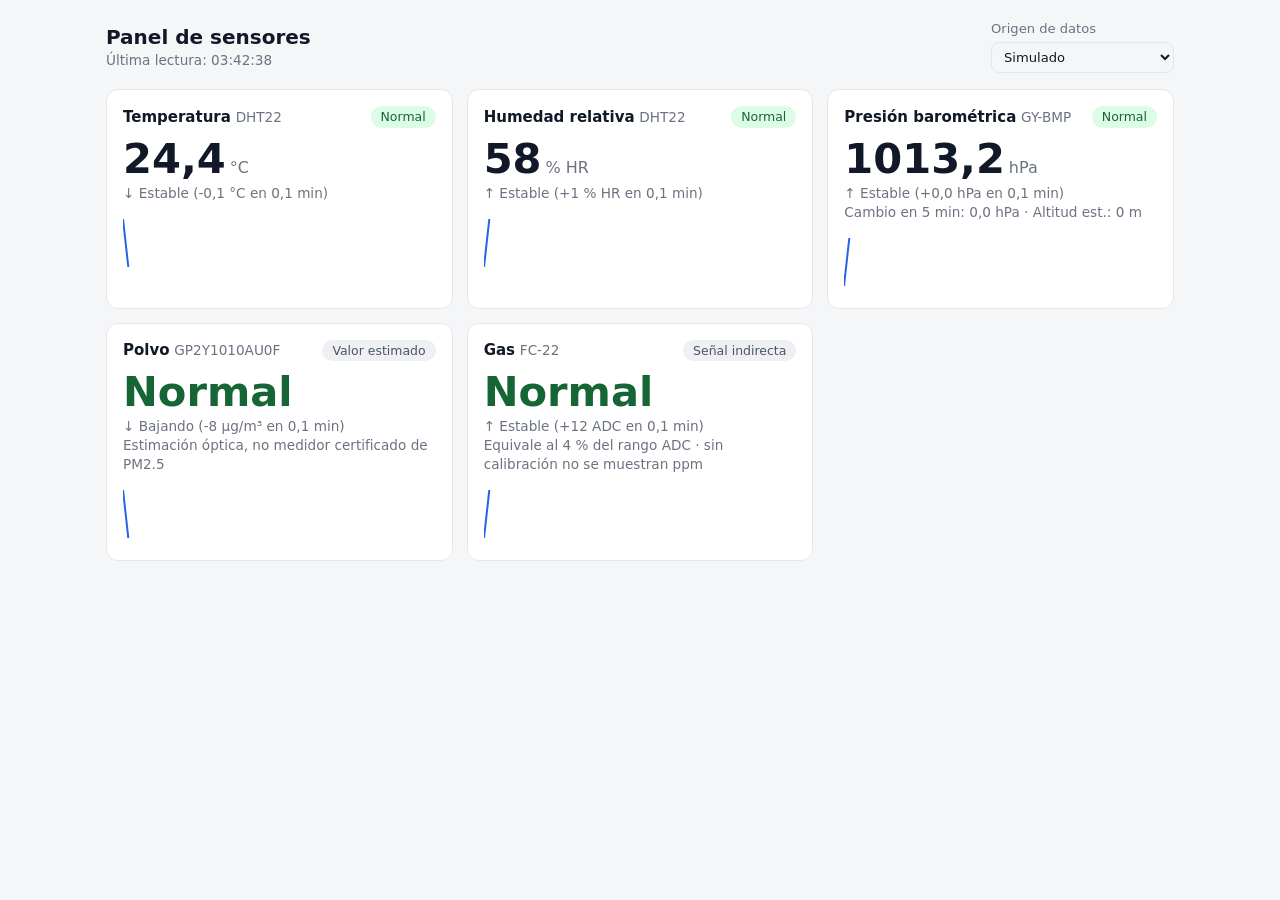
<file: web_navathon/index.html>
<!DOCTYPE html>
<html lang="es">
<head>
  <meta charset="utf-8">
  <meta name="viewport" content="width=device-width, initial-scale=1, viewport-fit=cover">
  <title>Panel de sensores</title>
  <link rel="stylesheet" href="styles.css">
</head>
<body>
  <main>
    <header>
      <div>
        <h1>Panel de sensores</h1>
        <div class="muted" id="hora">Esperando datos…</div>
      </div>
      <label>
        Origen de datos
        <select id="modo">
          <option value="sim">Simulado</option>
          <option value="man">Manual (temperatura)</option>
          <option value="url">URL (JSON)</option>
        </select>
      </label>
    </header>

    <div class="grid" id="grid"></div>

    <section class="opciones" id="bloqueMan" hidden>
      <h3>Temperatura actual</h3>
      <p class="muted">Los demás sensores siguen simulados. Vacío = sin datos.</p>
      <label>
        Temperatura (°C)
        <input type="number" step="any" id="m-temp">
      </label>
    </section>

    <section class="opciones" id="bloqueUrl" hidden>
      <h3>URL del dispositivo</h3>
      <p class="muted">Debe devolver JSON como {"temp":24.6,"hum":58,"pres":1013.2,"dust":40,"gas":150}. Polvo en µg/m³, gas en ADC (0–4095).</p>
      <label>
        URL
        <input id="url" placeholder="http://192.168.1.50/datos">
      </label>
    </section>
  </main>

  <script src="config.js"></script>
  <script src="app.js"></script>
</body>
</html>
</file>
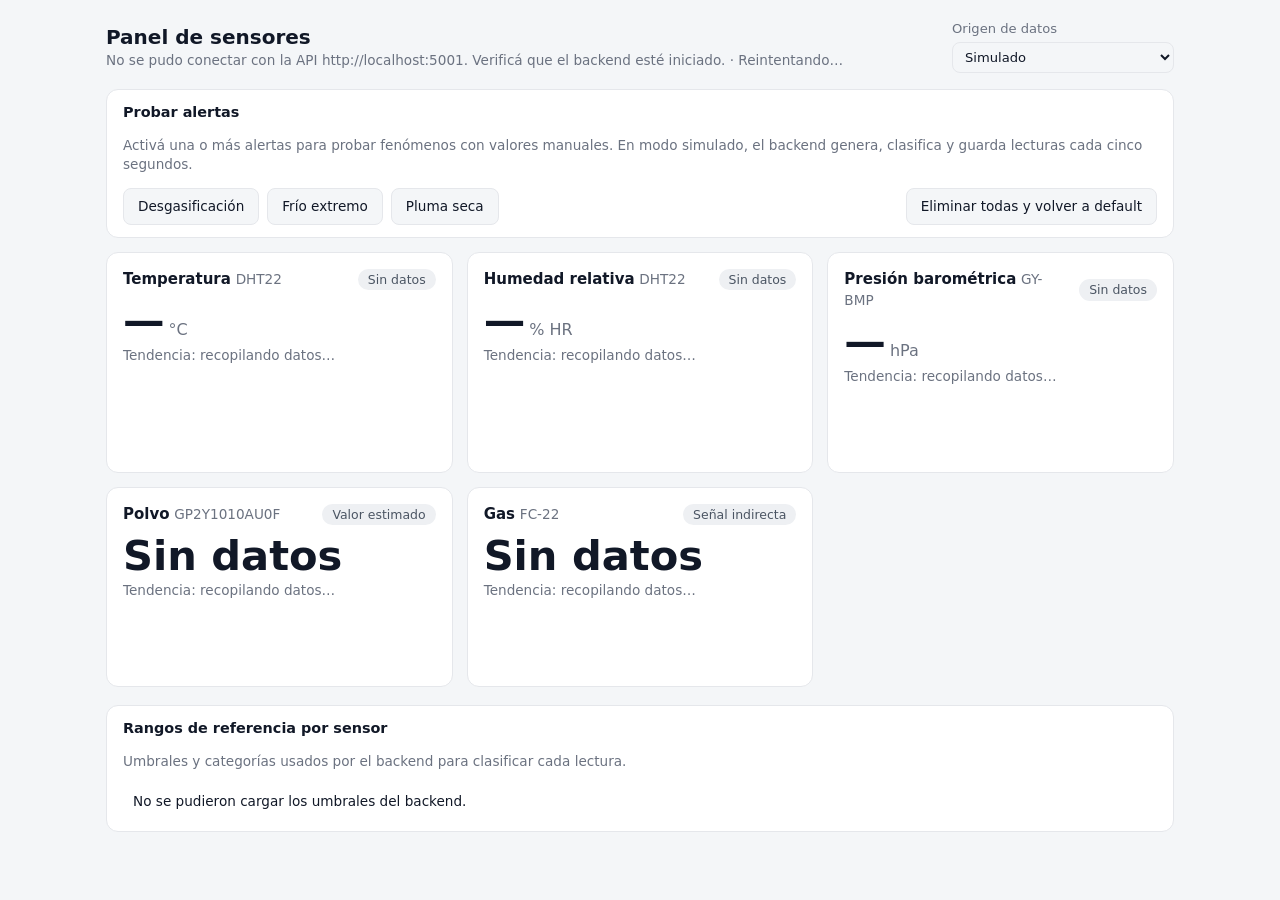
<file: frontend/web_navathon/index.html>
<!DOCTYPE html>
<html lang="es">
<head>
  <meta charset="utf-8">
  <meta name="viewport" content="width=device-width, initial-scale=1, viewport-fit=cover">
  <title>Panel de sensores</title>
  <link rel="stylesheet" href="styles.css">
</head>
<body>
  <main>
    <header>
      <div>
        <h1>Panel de sensores</h1>
        <div class="muted" id="hora">Esperando datos…</div>
      </div>
      <label>
        Origen de datos
        <select id="modo">
          <option value="sim">Simulado</option>
          <option value="man">Manual (todos los sensores)</option>
          <option value="esp">ESP32 (esperando datos)</option>
        </select>
      </label>
    </header>

    <section class="simulador">
      <h3>Probar alertas</h3>
      <p class="muted">Activá una o más alertas para probar fenómenos con valores manuales. En modo simulado, el backend genera, clasifica y guarda lecturas cada cinco segundos.</p>
      <div class="botones">
        <button type="button" class="btn-reset" id="btn-reset">Eliminar todas y volver a default</button>
      </div>
      <div class="aviso" id="aviso-alertas" role="status" hidden></div>
    </section>

    <section class="alertas" id="alertas" aria-live="polite" hidden></section>

    <div class="grid" id="grid"></div>

    <section class="umbrales">
      <h3>Rangos de referencia por sensor</h3>
      <p class="muted">Umbrales y categorías usados por el backend para clasificar cada lectura.</p>
      <div class="tabla-scroll">
        <table id="tabla-umbrales"></table>
      </div>
    </section>

    <section class="opciones" id="bloqueMan" hidden>
      <h3>Valores manuales</h3>
      <p class="muted">Ingresá el valor de cada sensor. Vacío = sin datos.</p>
      <div class="campos">
        <label>Temperatura (°C)<input type="number" step="any" id="m-temp"></label>
        <label>Humedad (% HR)<input type="number" step="any" id="m-hum"></label>
        <label>Presión (hPa)<input type="number" step="any" id="m-pres"></label>
        <label>Polvo (µg/m³)<input type="number" step="any" id="m-dust"></label>
        <label>Gas (ADC, 0–4095)<input type="number" step="any" id="m-gas"></label>
      </div>
      <div class="muted" id="estadoManual" role="status" aria-live="polite"></div>
    </section>

    <p class="muted" id="estadoEsp" hidden>Esperando mediciones del ESP32. El dispositivo debe enviar POST a <code>/api/v1/sensores</code>.</p>
  </main>

  <script src="config.js"></script>
  <script src="efectos.js"></script>
  <script src="app.js"></script>
</body>
</html>
</file>
<file: web_navathon/styles.css>
:root {
  --bg: #f4f6f8;
  --card: #fff;
  --text: #111827;
  --muted: #6b7280;
  --line: #e5e7eb;
  --accent: #2563eb;
  --okb: #dcfce7;
  --okf: #166534;
  --warnb: #fef3c7;
  --warnf: #92400e;
  --badb: #fee2e2;
  --badf: #991b1b;
  --muteb: #eef0f3;
  --mutef: #4b5563;

  box-sizing: border-box;
  padding-top: env(safe-area-inset-top, 0px);
  padding-bottom: env(safe-area-inset-bottom, 0px);
}

@media (prefers-color-scheme: dark) {
  :root:not([data-theme="light"]) {
    --bg: #0f1317;
    --card: #181d23;
    --text: #e8ecf1;
    --muted: #8b95a1;
    --line: #272e36;
    --accent: #5b9bff;
    --okb: #12301e;
    --okf: #86efac;
    --warnb: #3a2c0b;
    --warnf: #fcd34d;
    --badb: #3d1717;
    --badf: #fca5a5;
    --muteb: #232a32;
    --mutef: #a0aab5;
  }
}

:root[data-theme="dark"] {
  --bg: #0f1317;
  --card: #181d23;
  --text: #e8ecf1;
  --muted: #8b95a1;
  --line: #272e36;
  --accent: #5b9bff;
  --okb: #12301e;
  --okf: #86efac;
  --warnb: #3a2c0b;
  --warnf: #fcd34d;
  --badb: #3d1717;
  --badf: #fca5a5;
  --muteb: #232a32;
  --mutef: #a0aab5;
}

html {
  scroll-padding-top: env(safe-area-inset-top, 0px);
}

* {
  box-sizing: border-box;
}

body {
  margin: 0;
  background: var(--bg);
  color: var(--text);
  font: 15px/1.4 system-ui, -apple-system, "Segoe UI", Roboto, sans-serif;
}

main {
  max-width: 1100px;
  margin: 0 auto;
  padding: 20px 16px 40px;
}

header {
  display: flex;
  flex-wrap: wrap;
  gap: 12px;
  align-items: center;
  justify-content: space-between;
  margin-bottom: 16px;
}

h1 {
  margin: 0;
  font-size: 1.25rem;
}

h3 {
  margin: 0 0 4px;
  font-size: 0.9rem;
}

[hidden] {
  display: none !important;
}

.muted {
  color: var(--muted);
  font-size: 0.85rem;
}

.grid {
  display: grid;
  grid-template-columns: repeat(auto-fit, minmax(260px, 1fr));
  gap: 14px;
}

.card {
  background: var(--card);
  border: 1px solid var(--line);
  border-radius: 12px;
  padding: 16px;
}

.top {
  display: flex;
  justify-content: space-between;
  align-items: center;
  gap: 8px;
}

.top b {
  font-weight: 600;
}

.badge {
  padding: 2px 10px;
  border-radius: 99px;
  font-size: 0.78rem;
  white-space: nowrap;
  background: var(--bb);
  color: var(--bf);
}

.ok {
  --bb: var(--okb);
  --bf: var(--okf);
}

.warn {
  --bb: var(--warnb);
  --bf: var(--warnf);
}

.bad {
  --bb: var(--badb);
  --bf: var(--badf);
}

.mute {
  --bb: var(--muteb);
  --bf: var(--mutef);
}

.big {
  margin: 8px 0 2px;
  font-size: 2.6rem;
  font-weight: 650;
  line-height: 1.1;
}

.big.ok,
.big.warn,
.big.bad {
  color: var(--bf);
}

.big small {
  margin-left: 4px;
  font-size: 1rem;
  font-weight: 400;
  color: var(--muted);
}

svg {
  display: block;
  width: 100%;
  height: 60px;
  margin-top: 10px;
}

polyline {
  fill: none;
  stroke: var(--accent);
  stroke-width: 2;
  vector-effect: non-scaling-stroke;
}

.opciones {
  max-width: 420px;
  margin-top: 18px;
  padding: 12px 16px;
  background: var(--card);
  border: 1px solid var(--line);
  border-radius: 12px;
}

label {
  display: flex;
  flex-direction: column;
  gap: 4px;
  font-size: 0.82rem;
  color: var(--muted);
}

input,
select {
  min-width: 0;
  padding: 6px 8px;
  font: inherit;
  color: var(--text);
  background: var(--bg);
  border: 1px solid var(--line);
  border-radius: 8px;
}
</file>
<file: frontend/web_navathon/styles.css>
:root {
  --bg: #f4f6f8;
  --card: #fff;
  --text: #111827;
  --muted: #6b7280;
  --line: #e5e7eb;
  --accent: #2563eb;
  --okb: #dcfce7;
  --okf: #166534;
  --warnb: #fef3c7;
  --warnf: #92400e;
  --badb: #fee2e2;
  --badf: #991b1b;
  --muteb: #eef0f3;
  --mutef: #4b5563;

  box-sizing: border-box;
  padding-top: env(safe-area-inset-top, 0px);
  padding-bottom: env(safe-area-inset-bottom, 0px);
}

@media (prefers-color-scheme: dark) {
  :root:not([data-theme="light"]) {
    --bg: #0f1317;
    --card: #181d23;
    --text: #e8ecf1;
    --muted: #8b95a1;
    --line: #272e36;
    --accent: #5b9bff;
    --okb: #12301e;
    --okf: #86efac;
    --warnb: #3a2c0b;
    --warnf: #fcd34d;
    --badb: #3d1717;
    --badf: #fca5a5;
    --muteb: #232a32;
    --mutef: #a0aab5;
  }
}

:root[data-theme="dark"] {
  --bg: #0f1317;
  --card: #181d23;
  --text: #e8ecf1;
  --muted: #8b95a1;
  --line: #272e36;
  --accent: #5b9bff;
  --okb: #12301e;
  --okf: #86efac;
  --warnb: #3a2c0b;
  --warnf: #fcd34d;
  --badb: #3d1717;
  --badf: #fca5a5;
  --muteb: #232a32;
  --mutef: #a0aab5;
}

html {
  scroll-padding-top: env(safe-area-inset-top, 0px);
}

* {
  box-sizing: border-box;
}

body {
  margin: 0;
  background: var(--bg);
  color: var(--text);
  font: 15px/1.4 system-ui, -apple-system, "Segoe UI", Roboto, sans-serif;
}

main {
  max-width: 1100px;
  margin: 0 auto;
  padding: 20px 16px 40px;
}

header {
  display: flex;
  flex-wrap: wrap;
  gap: 12px;
  align-items: center;
  justify-content: space-between;
  margin-bottom: 16px;
}

h1 {
  margin: 0;
  font-size: 1.25rem;
}

h3 {
  margin: 0 0 4px;
  font-size: 0.9rem;
}

[hidden] {
  display: none !important;
}

.muted {
  color: var(--muted);
  font-size: 0.85rem;
}

.grid {
  display: grid;
  grid-template-columns: repeat(auto-fit, minmax(260px, 1fr));
  gap: 14px;
}

.card {
  background: var(--card);
  border: 1px solid var(--line);
  border-radius: 12px;
  padding: 16px;
}

.top {
  display: flex;
  justify-content: space-between;
  align-items: center;
  gap: 8px;
}

.top b {
  font-weight: 600;
}

.badge {
  padding: 2px 10px;
  border-radius: 99px;
  font-size: 0.78rem;
  white-space: nowrap;
  background: var(--bb);
  color: var(--bf);
}

.ok {
  --bb: var(--okb);
  --bf: var(--okf);
}

.warn {
  --bb: var(--warnb);
  --bf: var(--warnf);
}

.bad {
  --bb: var(--badb);
  --bf: var(--badf);
}

.mute {
  --bb: var(--muteb);
  --bf: var(--mutef);
}

.big {
  margin: 8px 0 2px;
  font-size: 2.6rem;
  font-weight: 650;
  line-height: 1.1;
}

.big.ok,
.big.warn,
.big.bad {
  color: var(--bf);
}

.big small {
  margin-left: 4px;
  font-size: 1rem;
  font-weight: 400;
  color: var(--muted);
}

svg {
  display: block;
  width: 100%;
  height: 60px;
  margin-top: 10px;
}

polyline {
  fill: none;
  stroke: var(--accent);
  stroke-width: 2;
  vector-effect: non-scaling-stroke;
}

.opciones {
  max-width: 420px;
  margin-top: 18px;
  padding: 12px 16px;
  background: var(--card);
  border: 1px solid var(--line);
  border-radius: 12px;
}

label {
  display: flex;
  flex-direction: column;
  gap: 4px;
  font-size: 0.82rem;
  color: var(--muted);
}

input,
select {
  min-width: 0;
  padding: 6px 8px;
  font: inherit;
  color: var(--text);
  background: var(--bg);
  border: 1px solid var(--line);
  border-radius: 8px;
}

.alertas {
  display: grid;
  gap: 10px;
  margin-bottom: 14px;
}

.alerta {
  padding: 12px 16px;
  border-radius: 12px;
  border: 1px solid var(--bf);
  background: var(--bb);
  color: var(--bf);
}

.alerta b {
  display: block;
  margin-bottom: 2px;
}

.alerta .estado {
  margin-top: 4px;
  font-size: 0.78rem;
  font-weight: 600;
}

.alerta p {
  margin: 0;
  font-size: 0.88rem;
}

.alerta .datos {
  margin-top: 6px;
  font-size: 0.78rem;
  opacity: 0.85;
}

.campos {
  display: grid;
  grid-template-columns: repeat(auto-fit, minmax(150px, 1fr));
  gap: 10px;
  margin-top: 10px;
}

.umbrales {
  margin-top: 18px;
  padding: 12px 16px;
  background: var(--card);
  border: 1px solid var(--line);
  border-radius: 12px;
}

.tabla-scroll {
  overflow-x: auto;
  margin-top: 8px;
}

table {
  width: 100%;
  border-collapse: collapse;
  font-size: 0.85rem;
}

th,
td {
  padding: 8px 10px;
  text-align: left;
  vertical-align: top;
  border-bottom: 1px solid var(--line);
}

th {
  font-weight: 600;
  white-space: nowrap;
}

td.ok,
td.warn,
td.bad {
  background: var(--bb);
  color: var(--bf);
}

tr:last-child th,
tr:last-child td {
  border-bottom: 0;
}

.simulador {
  margin-bottom: 14px;
  padding: 12px 16px;
  background: var(--card);
  border: 1px solid var(--line);
  border-radius: 12px;
}

.botones {
  display: flex;
  flex-wrap: wrap;
  gap: 8px;
  margin-top: 10px;
}

.botones button {
  padding: 8px 14px;
  font: inherit;
  font-size: 0.85rem;
  color: var(--text);
  background: var(--bg);
  border: 1px solid var(--line);
  border-radius: 8px;
  cursor: pointer;
}

.botones button[aria-pressed="true"] {
  color: #fff;
  background: var(--accent);
  border-color: var(--accent);
}

.botones button:disabled {
  opacity: 0.45;
  cursor: not-allowed;
}

.botones .btn-reset {
  margin-left: auto;
}

.aviso {
  margin-top: 10px;
  padding: 10px 14px;
  border-radius: 8px;
  font-size: 0.85rem;
  background: var(--warnb);
  color: var(--warnf);
}

.aviso p {
  margin: 0;
}

.aviso p + p {
  margin-top: 6px;
}

@property --tint {
  syntax: '<color>';
  inherits: false;
  initial-value: transparent;
}

.card {
  position: relative;
  overflow: hidden;
  isolation: isolate;
}

.card > :not(.fx) {
  position: relative;
  z-index: 1;
}

.fx {
  position: absolute;
  inset: 0;
  pointer-events: none;
}

.fx-back {
  z-index: 0;
  background: linear-gradient(160deg, var(--tint), transparent 72%);
  transition: --tint 1s ease;
}

.fx-front {
  z-index: 2;
}

.fx i {
  position: absolute;
  display: block;
  font-style: normal;
  opacity: 0;
  transition: opacity 0.9s ease;
  will-change: transform;
}

.fx i.on {
  opacity: var(--o, 0.7);
}

.copo {
  top: 0;
  left: var(--x);
  font-size: var(--s);
  line-height: 1;
  color: #60a5fa;
  --o: 0.7;
  animation: caer var(--t) linear var(--d) infinite;
}

@keyframes caer {
  from { transform: translate(0, -24px) rotate(0deg); }
  to   { transform: translate(var(--dx), 300px) rotate(200deg); }
}

.sol {
  position: absolute;
  top: -30px;
  right: -30px;
  width: 76px;
  height: 76px;
  border-radius: 50%;
  background: rgb(var(--sc, 250, 204, 21));
  box-shadow: 0 0 34px 12px rgba(var(--sc, 250, 204, 21), 0.55);
  opacity: var(--so, 0);
  transform: scale(var(--ss, 1));
  transition: opacity 1s ease, transform 1s ease;
}

.sol::before {
  content: '';
  position: absolute;
  inset: -22px;
  border-radius: 50%;
  background: repeating-conic-gradient(rgb(var(--sc, 250, 204, 21)) 0 5deg, transparent 5deg 30deg);
  -webkit-mask: radial-gradient(circle, transparent 60%, #000 64%, transparent 100%);
  mask: radial-gradient(circle, transparent 60%, #000 64%, transparent 100%);
  animation: girar var(--giro, 30s) linear infinite;
}

@keyframes girar {
  to { transform: rotate(360deg); }
}

.fx-back.pulso {
  animation: latido 2.6s ease-in-out infinite;
}

@keyframes latido {
  50% { opacity: 0.55; }
}

.gota {
  top: 0;
  left: var(--x);
  width: 1.5px;
  height: var(--s);
  background: linear-gradient(to bottom, transparent, #38bdf8);
  --o: 0.55;
  animation: llover var(--t) linear var(--d) infinite;
}

@keyframes llover {
  from { transform: translate(0, -20px); }
  to   { transform: translate(var(--dx), 300px); }
}

.niebla {
  position: absolute;
  left: 0;
  right: 0;
  bottom: 0;
  height: 60%;
  background: linear-gradient(to top, rgba(148, 163, 184, 0.55), transparent);
  filter: blur(6px);
  opacity: var(--o, 0);
  transition: opacity 1s ease;
}

.onda {
  right: -50px;
  bottom: -50px;
  width: 110px;
  height: 110px;
  border: 1.5px solid var(--c, var(--accent));
  border-radius: 50%;
  animation: onda var(--vel, 6s) ease-out calc(var(--vel, 6s) * var(--k) * -1) infinite;
}

@keyframes onda {
  from { transform: scale(0.2); opacity: var(--o, 0.18); }
  to   { transform: scale(2.6); opacity: 0; }
}

.nube {
  top: var(--y);
  left: -40%;
  width: 110px;
  height: 30px;
  border-radius: 50%;
  background: rgba(107, 114, 128, 0.55);
  filter: blur(9px);
  --o: 0.5;
  animation: pasar var(--t) linear var(--d) infinite;
}

@keyframes pasar {
  from { transform: translateX(0); }
  to   { transform: translateX(520px); }
}

.mota {
  left: var(--x);
  top: var(--y);
  width: var(--s);
  height: var(--s);
  border-radius: 50%;
  background: #a8865a;
  --o: 0.55;
  animation: flotar var(--t) ease-in-out var(--d) infinite alternate;
}

@keyframes flotar {
  from { transform: translate(0, 0); }
  to   { transform: translate(var(--dx), var(--dy)); }
}

.bruma {
  position: absolute;
  inset: 0;
  background: radial-gradient(ellipse at 50% 60%, rgba(176, 138, 92, 0.55), rgba(176, 138, 92, 0.25));
  opacity: calc(var(--n, 0) * 0.35);
  -webkit-backdrop-filter: blur(calc(var(--n, 0) * 1px));
  backdrop-filter: blur(calc(var(--n, 0) * 1px));
  transition: opacity 1s ease, backdrop-filter 1s ease, -webkit-backdrop-filter 1s ease;
}

.humo {
  left: var(--x);
  bottom: -30px;
  width: var(--s);
  height: var(--s);
  border-radius: 50%;
  background: radial-gradient(circle, var(--gc, rgba(163, 190, 60, 0.4)), transparent 70%);
  filter: blur(5px);
  --o: 1;
  animation: subir var(--t) ease-in var(--d) infinite;
}

@keyframes subir {
  from { transform: translate(0, 0) scale(0.6); }
  to   { transform: translate(var(--dx), -300px) scale(2); }
}

@media (prefers-reduced-motion: reduce) {
  .fx i:not(.onda) {
    display: none;
  }

  .onda,
  .sol::before,
  .fx-back.pulso {
    animation: none;
  }
}
</file>
